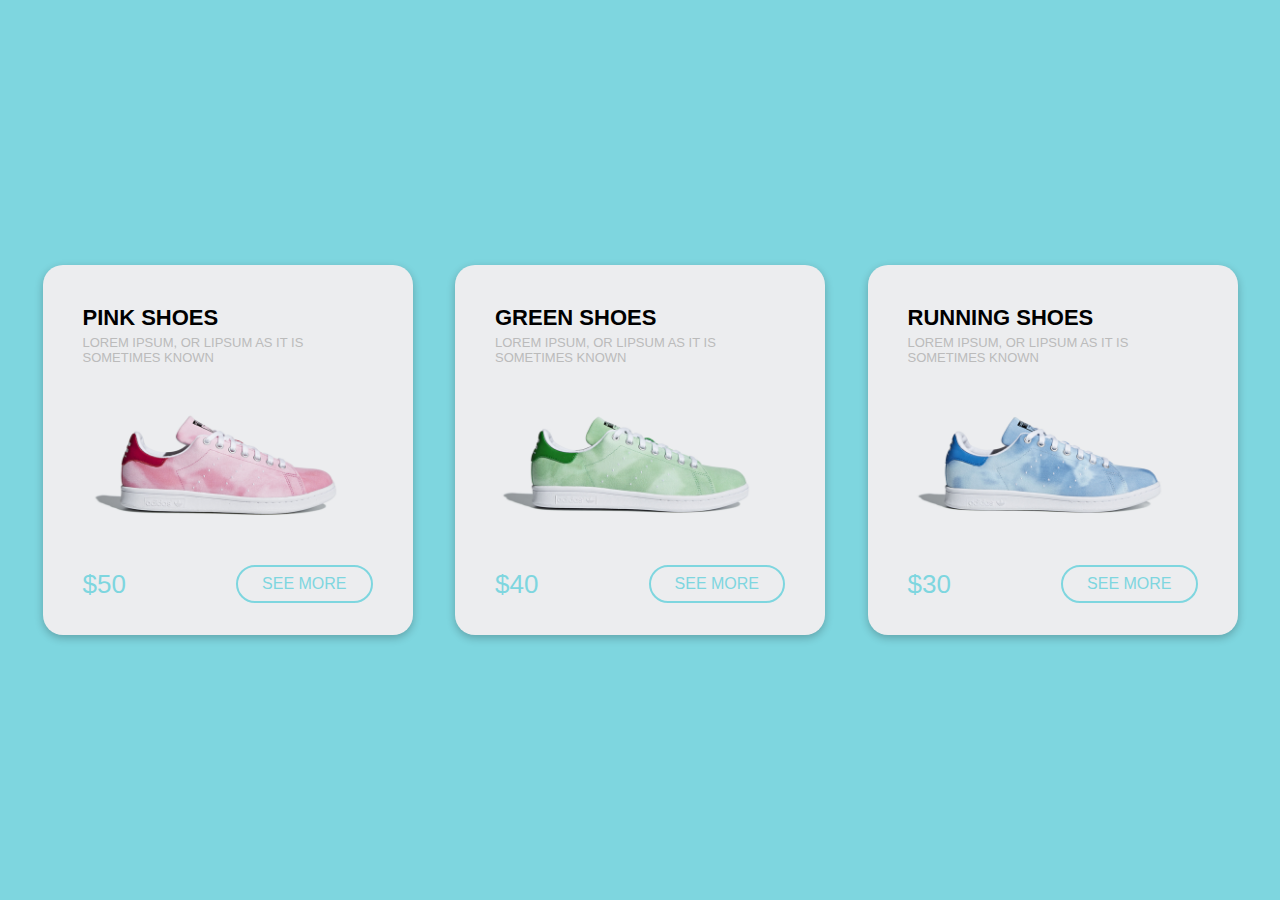
<file: source/index.html>
<!DOCTYPE html>
<html>
  <head>
    <title>SabzLearn | JS | 245</title>
    <meta name="description" content="This is the description" />
    <link rel="stylesheet" href="css/styles.css" />
  </head>
  <body>
    <div class="container">

      <!-- <div class="product-card">
        <h1>Best Shoes</h1>
        <p>Lorem ipsum, or lipsum as it is sometimes known</p>
        <div class="product-pic" style="background-image: url(images/1.png);"></div>
        <div class="product-info">
          <div class="product-price">$90</div>
          <a href="product.html?id=" + product.id + " class="product-button">See More</a>
        </div>
      </div>

    </div> -->

    <script src="js/app.js"></script>
  </body>
</html>
</file>
<file: source/css/styles.css>
* {
  margin: 0;
  padding: 0;
  font-family: "Open Sans", sans-serif;
  box-sizing: border-box;
}

body {
  display: flex;
  justify-content: space-evenly;
  align-items: center;
  height: 100vh;
  background: #7ed6df;
  transition: 0.6s linear;
}

.container {
  display: flex;
  width: 100%;
  justify-content: space-evenly;
}

.product-card {
  box-shadow: rgba(0, 0, 0, 0.24) 0px 3px 8px;
  width: 370px;
  height: 370px;
  background: #ecedef;
  padding: 40px;
  text-transform: uppercase;
  border-radius: 20px;
}
.product-card h1 {
  font-size: 22px;
  margin-bottom: 4px;
}
.product-card p {
  font-size: 13px;
  color: #bbb;
}
.product-pic {
  /* background-image: url(../images/1.png); */
  width: 100%;
  height: 200px;
  background-size: cover;
  background-position: center;
  transition: 0.6s linear;
}
.product-colors {
  margin-bottom: 40px;
  display: flex;
  justify-content: center;
}

.product-colors span {
  width: 14px;
  height: 14px;
  margin: 0 10px;
  border-radius: 50%;
  cursor: pointer;
  position: relative;
}
.blue {
  background: #7ed6df;
}
.green {
  background: #badc58;
}
.yellow {
  background: #f9ca24;
}
.rose {
  background: #ff7979;
}

.product-colors .active:after {
  content: "";
  width: 22px;
  height: 22px;
  border: 2px solid #8888;
  position: absolute;
  border-radius: 50%;
  box-sizing: border-box;
  left: -4px;
  top: -4px;
}
.product-info {
  display: flex;
  align-items: center;
}
.product-price {
  color: #7ed6df;
  font-size: 26px;
}
.product-button {
  margin-left: auto;
  color: #7ed6df;
  text-decoration: none;
  border: 2px solid;
  padding: 8px 24px;
  border-radius: 20px;
  transition: 0.4s linear;
}

.product-button:hover {
  transform: scale(1.06);
}
</file>
